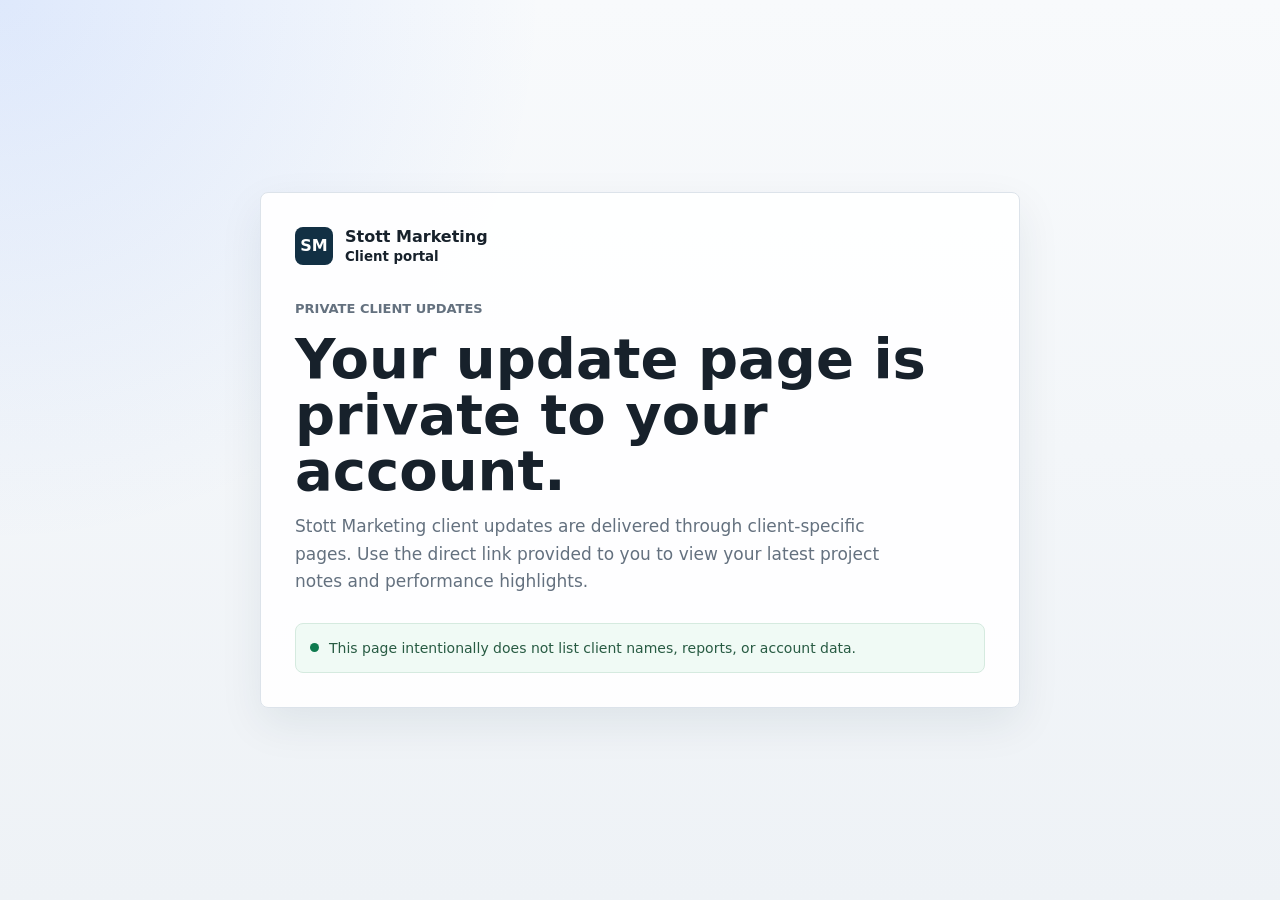
<file: firebase-static/public/index.html>
<!doctype html>
<html lang="en">
  <head>
    <meta charset="utf-8">
    <meta name="viewport" content="width=device-width, initial-scale=1">
    <meta name="robots" content="noindex, nofollow, noarchive">
    <title>Stott Marketing Client Portal</title>
    <style>
      :root {
        color-scheme: light;
        --ink: #17212b;
        --muted: #64717f;
        --line: #dce3ea;
        --navy: #123044;
        --green: #0f7a4f;
        font-family: Inter, ui-sans-serif, system-ui, -apple-system, BlinkMacSystemFont, "Segoe UI", sans-serif;
        color: var(--ink);
        background: #eef2f6;
      }

      * {
        box-sizing: border-box;
      }

      body {
        min-height: 100vh;
        margin: 0;
        display: grid;
        place-items: center;
        padding: 24px;
        background:
          radial-gradient(circle at top left, rgba(36, 107, 254, 0.12), transparent 34rem),
          linear-gradient(180deg, #f8fafc 0%, #eef2f6 100%);
      }

      main {
        width: min(760px, 100%);
        padding: 34px;
        border: 1px solid var(--line);
        border-radius: 8px;
        background: rgba(255, 255, 255, 0.94);
        box-shadow: 0 16px 44px rgba(18, 48, 68, 0.08);
      }

      .brand {
        display: flex;
        align-items: center;
        gap: 12px;
        margin-bottom: 34px;
        font-weight: 760;
      }

      .mark {
        width: 38px;
        height: 38px;
        display: grid;
        place-items: center;
        border-radius: 8px;
        background: var(--navy);
        color: #fff;
      }

      .eyebrow {
        margin: 0 0 12px;
        color: var(--muted);
        font-size: 13px;
        font-weight: 760;
        text-transform: uppercase;
      }

      h1 {
        margin: 0 0 14px;
        font-size: clamp(34px, 6vw, 56px);
        line-height: 1;
        letter-spacing: 0;
      }

      p {
        max-width: 620px;
        margin: 0 0 22px;
        color: var(--muted);
        font-size: 17px;
        line-height: 1.6;
      }

      .notice {
        display: flex;
        gap: 10px;
        align-items: start;
        margin-top: 28px;
        padding: 14px;
        border: 1px solid #d5eadf;
        border-radius: 8px;
        background: #f0faf5;
        color: #285b43;
        font-size: 14px;
        line-height: 1.45;
      }

      .dot {
        width: 9px;
        height: 9px;
        flex: 0 0 auto;
        margin-top: 5px;
        border-radius: 50%;
        background: var(--green);
      }
    </style>
  </head>
  <body>
    <main>
      <div class="brand">
        <div class="mark" aria-hidden="true">SM</div>
        <div>
          <div>Stott Marketing</div>
          <small>Client portal</small>
        </div>
      </div>

      <p class="eyebrow">Private Client Updates</p>
      <h1>Your update page is private to your account.</h1>
      <p>
        Stott Marketing client updates are delivered through client-specific pages.
        Use the direct link provided to you to view your latest project notes and performance highlights.
      </p>

      <div class="notice">
        <span class="dot" aria-hidden="true"></span>
        <span>This page intentionally does not list client names, reports, or account data.</span>
      </div>
    </main>
  </body>
</html>
</file>
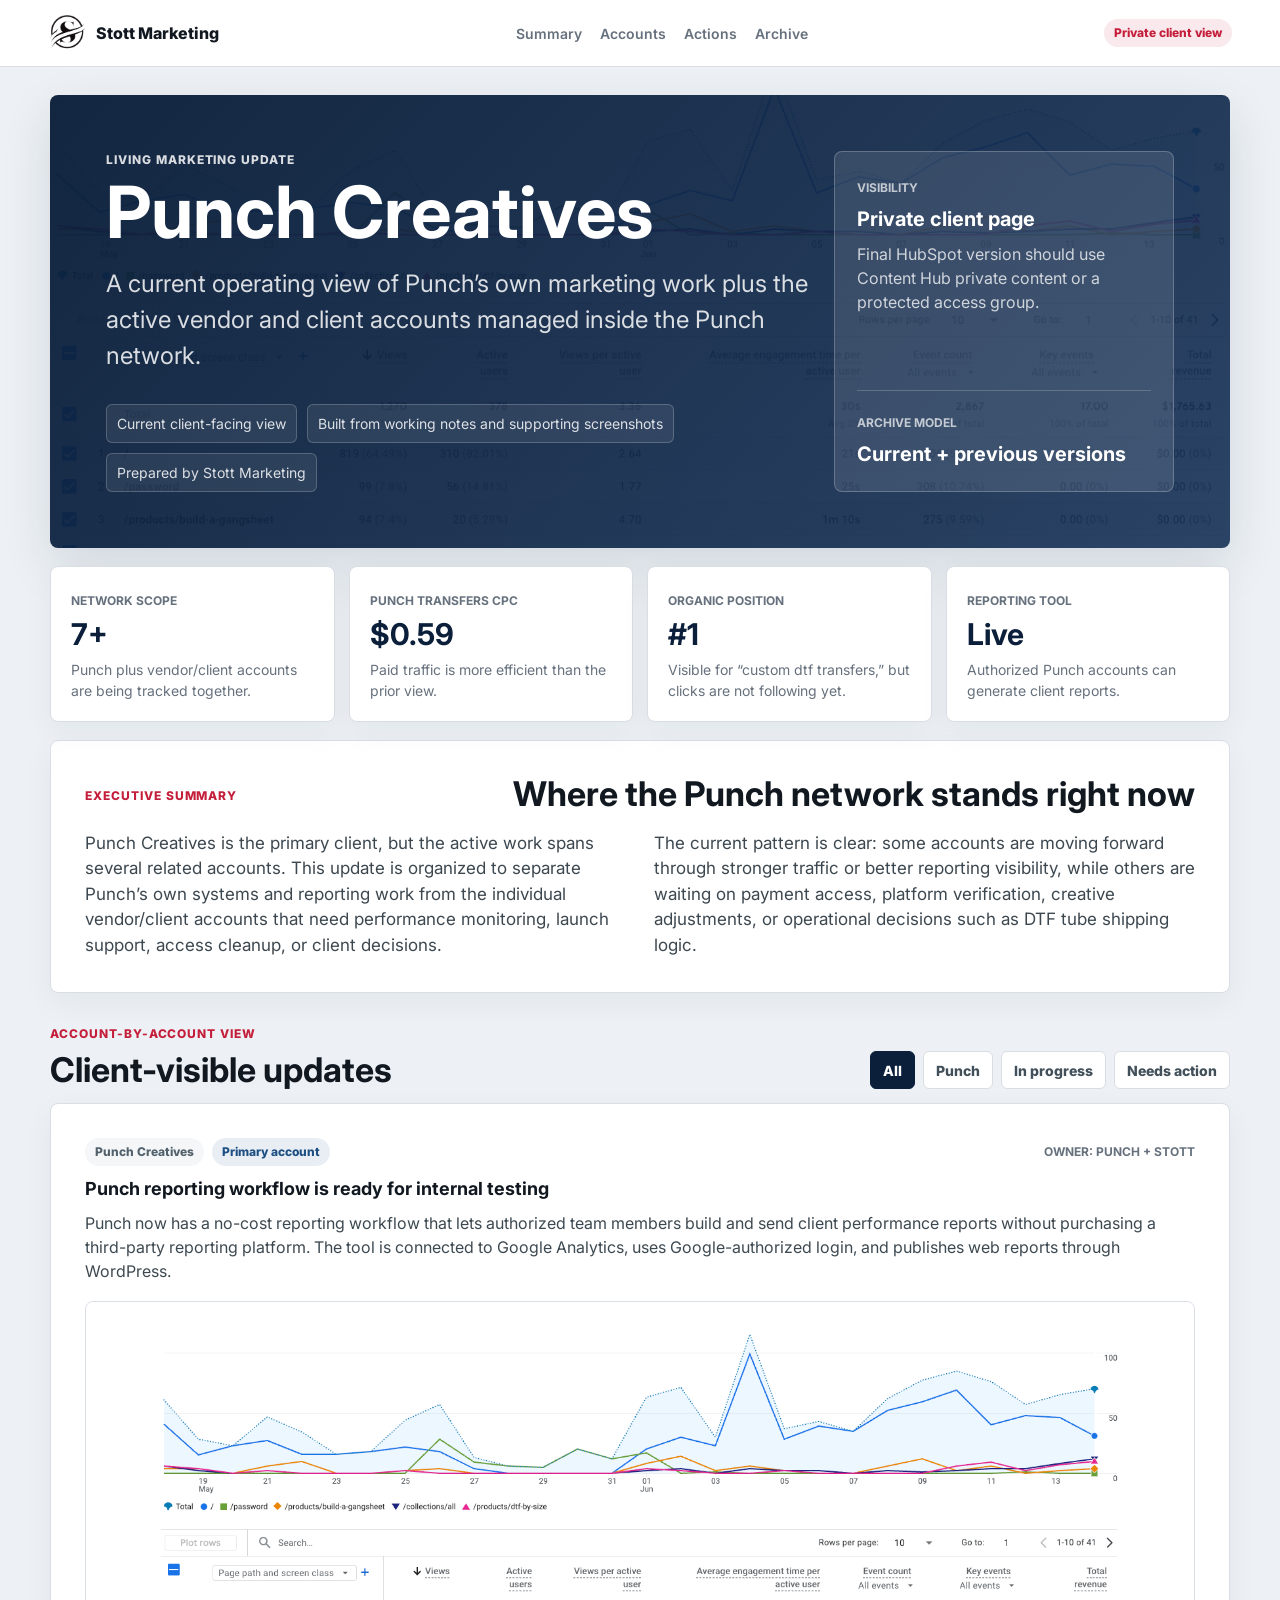
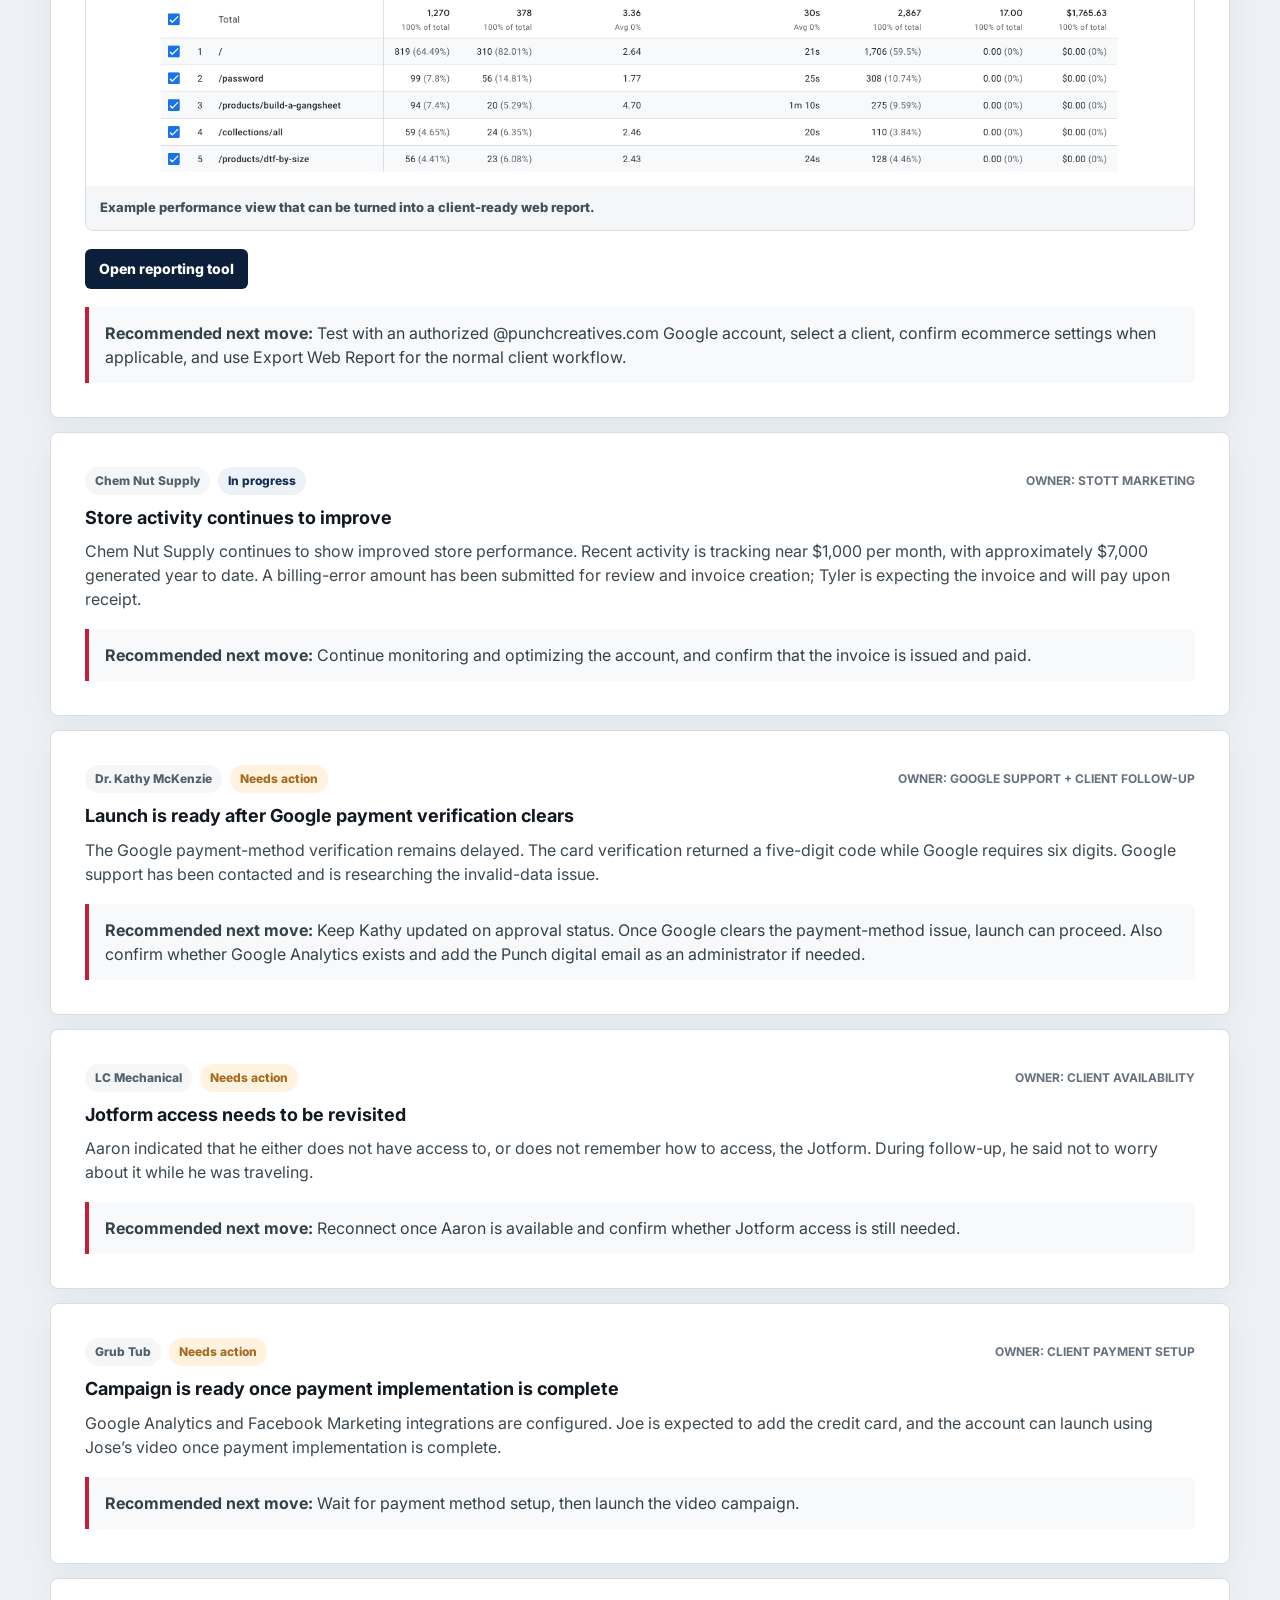
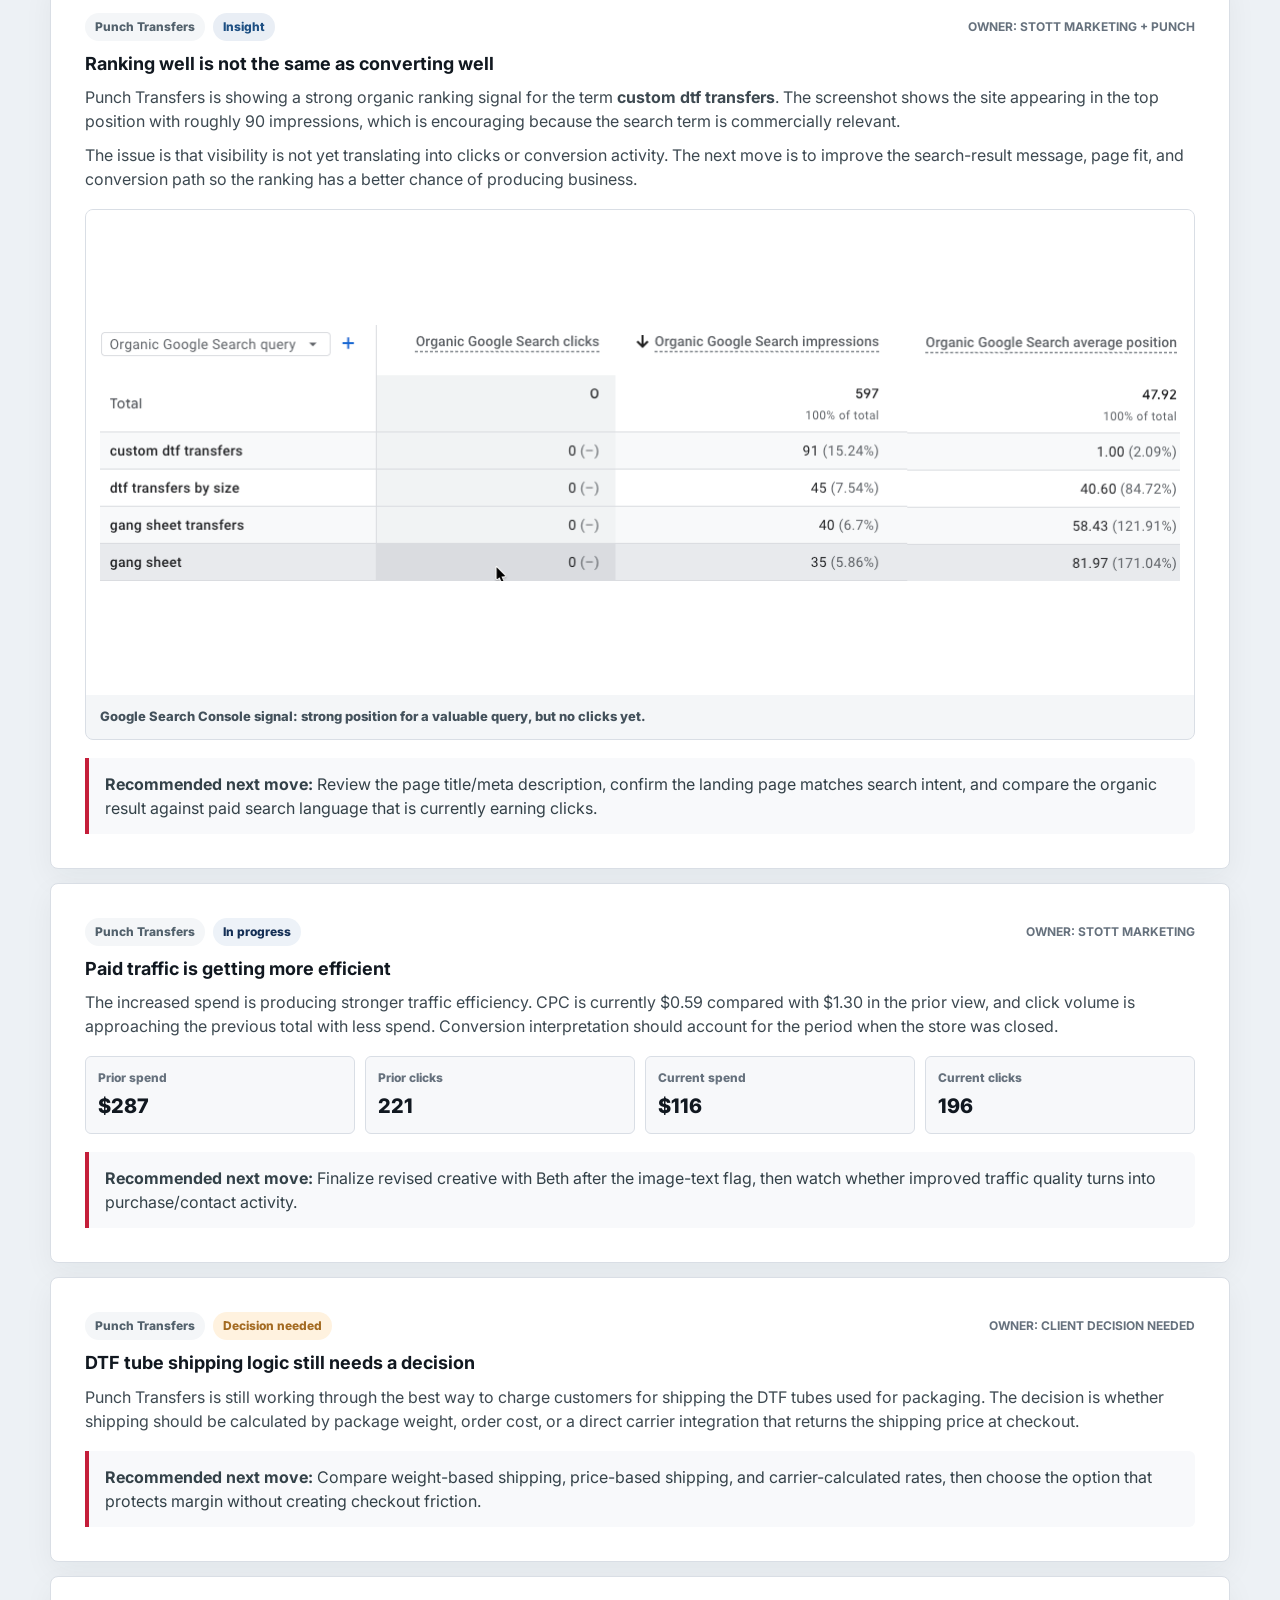
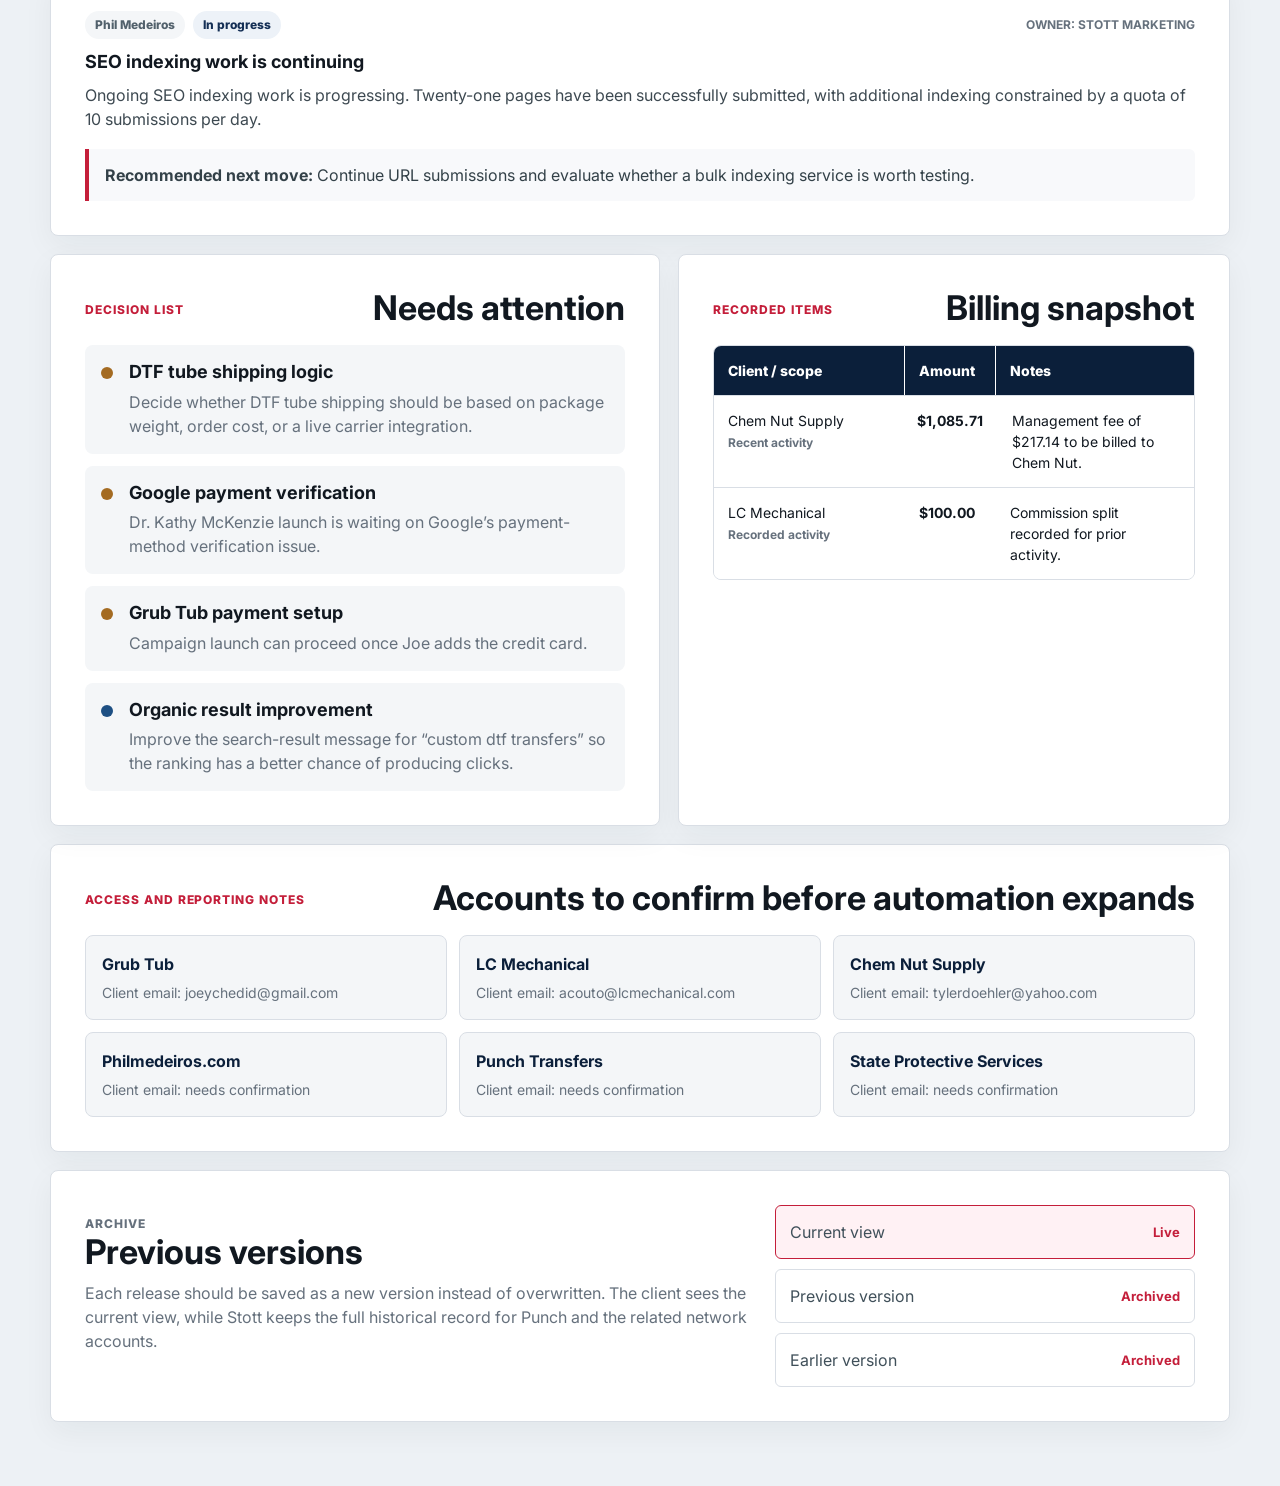
<file: prototype/clients-punch/index.html>
<!doctype html>
<html lang="en">
<head>
  <meta charset="utf-8">
  <meta name="viewport" content="width=device-width, initial-scale=1">
  <meta name="robots" content="noindex,nofollow">
  <title>Punch Creatives | Living Marketing Update</title>
  <link rel="preconnect" href="https://fonts.googleapis.com">
  <link rel="preconnect" href="https://fonts.gstatic.com" crossorigin>
  <link href="https://fonts.googleapis.com/css2?family=Inter:wght@400;500;600;700;800&display=swap" rel="stylesheet">
  <link rel="stylesheet" href="styles.css">
</head>
<body>
  <header class="topbar" aria-label="Client update header">
    <a class="brand" href="#" aria-label="Stott Marketing">
      <img class="brand-logo" src="assets/stott-logo.png" alt="">
      <span>Stott Marketing</span>
    </a>
    <nav class="topnav" aria-label="Update navigation">
      <a href="#summary">Summary</a>
      <a href="#accounts">Accounts</a>
      <a href="#actions">Actions</a>
      <a href="#archive">Archive</a>
    </nav>
    <span class="privacy-badge">Private client view</span>
  </header>

  <main>
    <section class="hero" id="summary">
      <div class="hero-copy">
        <p class="eyebrow">Living marketing update</p>
        <h1>Punch Creatives</h1>
        <p class="lede">A current operating view of Punch’s own marketing work plus the active vendor and client accounts managed inside the Punch network.</p>
        <div class="hero-meta" aria-label="Report metadata">
          <span>Current client-facing view</span>
          <span>Built from working notes and supporting screenshots</span>
          <span>Prepared by Stott Marketing</span>
        </div>
      </div>
      <aside class="access-panel" aria-label="Access status">
        <div>
          <span class="panel-label">Visibility</span>
          <strong>Private client page</strong>
          <p>Final HubSpot version should use Content Hub private content or a protected access group.</p>
        </div>
        <div class="version-box">
          <span>Archive model</span>
          <strong>Current + previous versions</strong>
        </div>
      </aside>
    </section>

    <section class="summary-grid" aria-label="Key performance summary">
      <article class="metric-card">
        <span class="metric-label">Network scope</span>
        <strong>7+</strong>
        <p>Punch plus vendor/client accounts are being tracked together.</p>
      </article>
      <article class="metric-card">
        <span class="metric-label">Punch Transfers CPC</span>
        <strong>$0.59</strong>
        <p>Paid traffic is more efficient than the prior view.</p>
      </article>
      <article class="metric-card">
        <span class="metric-label">Organic position</span>
        <strong>#1</strong>
        <p>Visible for “custom dtf transfers,” but clicks are not following yet.</p>
      </article>
      <article class="metric-card">
        <span class="metric-label">Reporting tool</span>
        <strong>Live</strong>
        <p>Authorized Punch accounts can generate client reports.</p>
      </article>
    </section>

    <section class="section-block">
      <div class="section-heading">
        <p class="eyebrow">Executive summary</p>
        <h2>Where the Punch network stands right now</h2>
      </div>
      <div class="summary-copy">
        <p>Punch Creatives is the primary client, but the active work spans several related accounts. This update is organized to separate Punch’s own systems and reporting work from the individual vendor/client accounts that need performance monitoring, launch support, access cleanup, or client decisions.</p>
        <p>The current pattern is clear: some accounts are moving forward through stronger traffic or better reporting visibility, while others are waiting on payment access, platform verification, creative adjustments, or operational decisions such as DTF tube shipping logic.</p>
      </div>
    </section>

    <section class="toolbar" aria-label="Account filters">
      <div>
        <p class="eyebrow">Account-by-account view</p>
        <h2 id="accounts">Client-visible updates</h2>
      </div>
      <div class="filters" role="group" aria-label="Filter updates by focus">
        <button class="filter-button active" type="button" data-filter="all">All</button>
        <button class="filter-button" type="button" data-filter="punch">Punch</button>
        <button class="filter-button" type="button" data-filter="progress">In progress</button>
        <button class="filter-button" type="button" data-filter="action">Needs action</button>
      </div>
    </section>

    <section class="timeline" aria-label="Punch network account updates">
      <article class="update-card feature" data-status="punch">
        <div class="update-body">
          <div class="update-head">
            <div>
              <span class="category">Punch Creatives</span>
              <span class="pill insight">Primary account</span>
            </div>
            <span class="owner">Owner: Punch + Stott</span>
          </div>
          <h3>Punch reporting workflow is ready for internal testing</h3>
          <p>Punch now has a no-cost reporting workflow that lets authorized team members build and send client performance reports without purchasing a third-party reporting platform. The tool is connected to Google Analytics, uses Google-authorized login, and publishes web reports through WordPress.</p>
          <figure class="inline-evidence">
            <img src="assets/image2.png" alt="GA4 page path and revenue snapshot for Punch Transfers">
            <figcaption>Example performance view that can be turned into a client-ready web report.</figcaption>
          </figure>
          <div class="button-row">
            <a class="text-button" href="https://punchcreatives.com/punch-digital-ga4-reports/">Open reporting tool</a>
          </div>
          <div class="next-step"><strong>Recommended next move:</strong> Test with an authorized @punchcreatives.com Google account, select a client, confirm ecommerce settings when applicable, and use Export Web Report for the normal client workflow.</div>
        </div>
      </article>

      <article class="update-card" data-status="progress">
        <div class="update-body">
          <div class="update-head">
            <div>
              <span class="category">Chem Nut Supply</span>
              <span class="pill progress">In progress</span>
            </div>
            <span class="owner">Owner: Stott Marketing</span>
          </div>
          <h3>Store activity continues to improve</h3>
          <p>Chem Nut Supply continues to show improved store performance. Recent activity is tracking near $1,000 per month, with approximately $7,000 generated year to date. A billing-error amount has been submitted for review and invoice creation; Tyler is expecting the invoice and will pay upon receipt.</p>
          <div class="next-step"><strong>Recommended next move:</strong> Continue monitoring and optimizing the account, and confirm that the invoice is issued and paid.</div>
        </div>
      </article>

      <article class="update-card" data-status="action">
        <div class="update-body">
          <div class="update-head">
            <div>
              <span class="category">Dr. Kathy McKenzie</span>
              <span class="pill action">Needs action</span>
            </div>
            <span class="owner">Owner: Google support + client follow-up</span>
          </div>
          <h3>Launch is ready after Google payment verification clears</h3>
          <p>The Google payment-method verification remains delayed. The card verification returned a five-digit code while Google requires six digits. Google support has been contacted and is researching the invalid-data issue.</p>
          <div class="next-step"><strong>Recommended next move:</strong> Keep Kathy updated on approval status. Once Google clears the payment-method issue, launch can proceed. Also confirm whether Google Analytics exists and add the Punch digital email as an administrator if needed.</div>
        </div>
      </article>

      <article class="update-card" data-status="action">
        <div class="update-body">
          <div class="update-head">
            <div>
              <span class="category">LC Mechanical</span>
              <span class="pill action">Needs action</span>
            </div>
            <span class="owner">Owner: Client availability</span>
          </div>
          <h3>Jotform access needs to be revisited</h3>
          <p>Aaron indicated that he either does not have access to, or does not remember how to access, the Jotform. During follow-up, he said not to worry about it while he was traveling.</p>
          <div class="next-step"><strong>Recommended next move:</strong> Reconnect once Aaron is available and confirm whether Jotform access is still needed.</div>
        </div>
      </article>

      <article class="update-card" data-status="action">
        <div class="update-body">
          <div class="update-head">
            <div>
              <span class="category">Grub Tub</span>
              <span class="pill action">Needs action</span>
            </div>
            <span class="owner">Owner: Client payment setup</span>
          </div>
          <h3>Campaign is ready once payment implementation is complete</h3>
          <p>Google Analytics and Facebook Marketing integrations are configured. Joe is expected to add the credit card, and the account can launch using Jose’s video once payment implementation is complete.</p>
          <div class="next-step"><strong>Recommended next move:</strong> Wait for payment method setup, then launch the video campaign.</div>
        </div>
      </article>

      <article class="update-card feature" data-status="punch">
        <div class="update-body">
          <div class="update-head">
            <div>
              <span class="category">Punch Transfers</span>
              <span class="pill insight">Insight</span>
            </div>
            <span class="owner">Owner: Stott Marketing + Punch</span>
          </div>
          <h3>Ranking well is not the same as converting well</h3>
          <p>Punch Transfers is showing a strong organic ranking signal for the term <strong>custom dtf transfers</strong>. The screenshot shows the site appearing in the top position with roughly 90 impressions, which is encouraging because the search term is commercially relevant.</p>
          <p>The issue is that visibility is not yet translating into clicks or conversion activity. The next move is to improve the search-result message, page fit, and conversion path so the ranking has a better chance of producing business.</p>
          <figure class="inline-evidence">
            <img src="assets/image1.png" alt="Google Search Console query snapshot showing custom dtf transfers ranking first with impressions and no clicks">
            <figcaption>Google Search Console signal: strong position for a valuable query, but no clicks yet.</figcaption>
          </figure>
          <div class="next-step"><strong>Recommended next move:</strong> Review the page title/meta description, confirm the landing page matches search intent, and compare the organic result against paid search language that is currently earning clicks.</div>
        </div>
      </article>

      <article class="update-card" data-status="progress">
        <div class="update-body">
          <div class="update-head">
            <div>
              <span class="category">Punch Transfers</span>
              <span class="pill progress">In progress</span>
            </div>
            <span class="owner">Owner: Stott Marketing</span>
          </div>
          <h3>Paid traffic is getting more efficient</h3>
          <p>The increased spend is producing stronger traffic efficiency. CPC is currently $0.59 compared with $1.30 in the prior view, and click volume is approaching the previous total with less spend. Conversion interpretation should account for the period when the store was closed.</p>
          <dl class="mini-stats">
            <div><dt>Prior spend</dt><dd>$287</dd></div>
            <div><dt>Prior clicks</dt><dd>221</dd></div>
            <div><dt>Current spend</dt><dd>$116</dd></div>
            <div><dt>Current clicks</dt><dd>196</dd></div>
          </dl>
          <div class="next-step"><strong>Recommended next move:</strong> Finalize revised creative with Beth after the image-text flag, then watch whether improved traffic quality turns into purchase/contact activity.</div>
        </div>
      </article>

      <article class="update-card" data-status="action">
        <div class="update-body">
          <div class="update-head">
            <div>
              <span class="category">Punch Transfers</span>
              <span class="pill action">Decision needed</span>
            </div>
            <span class="owner">Owner: Client decision needed</span>
          </div>
          <h3>DTF tube shipping logic still needs a decision</h3>
          <p>Punch Transfers is still working through the best way to charge customers for shipping the DTF tubes used for packaging. The decision is whether shipping should be calculated by package weight, order cost, or a direct carrier integration that returns the shipping price at checkout.</p>
          <div class="next-step"><strong>Recommended next move:</strong> Compare weight-based shipping, price-based shipping, and carrier-calculated rates, then choose the option that protects margin without creating checkout friction.</div>
        </div>
      </article>

      <article class="update-card" data-status="progress">
        <div class="update-body">
          <div class="update-head">
            <div>
              <span class="category">Phil Medeiros</span>
              <span class="pill progress">In progress</span>
            </div>
            <span class="owner">Owner: Stott Marketing</span>
          </div>
          <h3>SEO indexing work is continuing</h3>
          <p>Ongoing SEO indexing work is progressing. Twenty-one pages have been successfully submitted, with additional indexing constrained by a quota of 10 submissions per day.</p>
          <div class="next-step"><strong>Recommended next move:</strong> Continue URL submissions and evaluate whether a bulk indexing service is worth testing.</div>
        </div>
      </article>
    </section>

    <section class="two-column" id="actions">
      <div class="section-block flush">
        <div class="section-heading">
          <p class="eyebrow">Decision list</p>
          <h2>Needs attention</h2>
        </div>
        <div class="decision-list">
          <article>
            <span class="status-dot waiting"></span>
            <div>
              <h3>DTF tube shipping logic</h3>
              <p>Decide whether DTF tube shipping should be based on package weight, order cost, or a live carrier integration.</p>
            </div>
          </article>
          <article>
            <span class="status-dot waiting"></span>
            <div>
              <h3>Google payment verification</h3>
              <p>Dr. Kathy McKenzie launch is waiting on Google’s payment-method verification issue.</p>
            </div>
          </article>
          <article>
            <span class="status-dot waiting"></span>
            <div>
              <h3>Grub Tub payment setup</h3>
              <p>Campaign launch can proceed once Joe adds the credit card.</p>
            </div>
          </article>
          <article>
            <span class="status-dot active"></span>
            <div>
              <h3>Organic result improvement</h3>
              <p>Improve the search-result message for “custom dtf transfers” so the ranking has a better chance of producing clicks.</p>
            </div>
          </article>
        </div>
      </div>

      <aside class="section-block flush">
        <div class="section-heading">
          <p class="eyebrow">Recorded items</p>
          <h2>Billing snapshot</h2>
        </div>
        <div class="billing-table" role="table" aria-label="Billing snapshot">
          <div role="row" class="billing-row head">
            <span role="columnheader">Client / scope</span>
            <span role="columnheader">Amount</span>
            <span role="columnheader">Notes</span>
          </div>
          <div role="row" class="billing-row">
            <span role="cell">Chem Nut Supply<br><small>Recent activity</small></span>
            <strong role="cell">$1,085.71</strong>
            <span role="cell">Management fee of $217.14 to be billed to Chem Nut.</span>
          </div>
          <div role="row" class="billing-row">
            <span role="cell">LC Mechanical<br><small>Recorded activity</small></span>
            <strong role="cell">$100.00</strong>
            <span role="cell">Commission split recorded for prior activity.</span>
          </div>
        </div>
      </aside>
    </section>

    <section class="section-block">
      <div class="section-heading">
        <p class="eyebrow">Access and reporting notes</p>
        <h2>Accounts to confirm before automation expands</h2>
      </div>
      <div class="access-grid">
        <article><strong>Grub Tub</strong><span>Client email: joeychedid@gmail.com</span></article>
        <article><strong>LC Mechanical</strong><span>Client email: acouto@lcmechanical.com</span></article>
        <article><strong>Chem Nut Supply</strong><span>Client email: tylerdoehler@yahoo.com</span></article>
        <article><strong>Philmedeiros.com</strong><span>Client email: needs confirmation</span></article>
        <article><strong>Punch Transfers</strong><span>Client email: needs confirmation</span></article>
        <article><strong>State Protective Services</strong><span>Client email: needs confirmation</span></article>
      </div>
    </section>

    <section class="archive" id="archive">
      <div>
        <p class="eyebrow">Archive</p>
        <h2>Previous versions</h2>
        <p>Each release should be saved as a new version instead of overwritten. The client sees the current view, while Stott keeps the full historical record for Punch and the related network accounts.</p>
      </div>
      <div class="archive-list">
        <button type="button" class="archive-item current">
          <span>Current view</span>
          <strong>Live</strong>
        </button>
        <button type="button" class="archive-item">
          <span>Previous version</span>
          <strong>Archived</strong>
        </button>
        <button type="button" class="archive-item">
          <span>Earlier version</span>
          <strong>Archived</strong>
        </button>
      </div>
    </section>
  </main>

  <script src="script.js"></script>
</body>
</html>
</file>
<file: prototype/clients-punch/styles.css>
:root {
  color-scheme: light;
  --ink: #111820;
  --muted: #66717d;
  --line: #d9dee5;
  --surface: #ffffff;
  --soft: #f4f6f8;
  --navy: #0b1f3a;
  --navy-2: #142f55;
  --silver: #e7ebef;
  --blue: #1d4f83;
  --green: #34785f;
  --amber: #a46b22;
  --red: #c41e3a;
  --shadow: 0 18px 50px rgba(11, 31, 58, 0.12);
}

* {
  box-sizing: border-box;
}

html {
  scroll-behavior: smooth;
}

body {
  margin: 0;
  background: #edf1f5;
  color: var(--ink);
  font-family: Inter, Arial, sans-serif;
  line-height: 1.5;
}

a {
  color: inherit;
}

.topbar {
  position: sticky;
  top: 0;
  z-index: 10;
  display: flex;
  align-items: center;
  justify-content: space-between;
  gap: 24px;
  padding: 14px clamp(18px, 4vw, 48px);
  background: rgba(255, 255, 255, 0.96);
  border-bottom: 1px solid var(--line);
  backdrop-filter: blur(14px);
}

.brand {
  display: inline-flex;
  align-items: center;
  gap: 10px;
  text-decoration: none;
  font-weight: 800;
}

.brand-logo {
  width: 38px;
  height: 38px;
  object-fit: contain;
}

.topnav {
  display: flex;
  flex-wrap: wrap;
  justify-content: center;
  gap: 18px;
  color: var(--muted);
  font-size: 14px;
  font-weight: 600;
}

.topnav a {
  text-decoration: none;
}

.privacy-badge,
.pill,
.category {
  display: inline-flex;
  align-items: center;
  min-height: 28px;
  border-radius: 999px;
  padding: 4px 10px;
  font-size: 12px;
  font-weight: 800;
}

.privacy-badge {
  background: #f9e9ed;
  color: var(--red);
  white-space: nowrap;
}

main {
  width: min(1180px, calc(100% - 32px));
  margin: 28px auto 64px;
}

.hero {
  display: grid;
  grid-template-columns: minmax(0, 1fr) 340px;
  gap: 24px;
  align-items: stretch;
  padding: clamp(28px, 5vw, 56px);
  background:
    linear-gradient(135deg, rgba(11, 31, 58, 0.97), rgba(20, 47, 85, 0.9)),
    url("assets/image2.png") center/cover;
  color: #fff;
  border-radius: 8px;
  box-shadow: var(--shadow);
}

.eyebrow {
  margin: 0 0 8px;
  color: var(--red);
  font-size: 12px;
  font-weight: 800;
  letter-spacing: 0.08em;
  text-transform: uppercase;
}

.hero .eyebrow,
.hero .lede,
.hero-meta {
  color: rgba(255, 255, 255, 0.84);
}

h1,
h2,
h3,
p {
  overflow-wrap: anywhere;
}

h1 {
  max-width: 760px;
  margin: 0;
  font-size: clamp(42px, 6vw, 72px);
  line-height: 0.98;
  letter-spacing: 0;
}

h2 {
  margin: 0;
  font-size: clamp(24px, 3vw, 34px);
  line-height: 1.12;
  letter-spacing: 0;
}

h3 {
  margin: 0;
  font-size: 18px;
  line-height: 1.25;
  letter-spacing: 0;
}

.lede {
  max-width: 760px;
  margin: 18px 0 0;
  font-size: clamp(18px, 2.4vw, 24px);
}

.hero-meta {
  display: flex;
  flex-wrap: wrap;
  gap: 10px;
  margin-top: 30px;
  font-size: 14px;
}

.hero-meta span {
  padding: 8px 10px;
  border: 1px solid rgba(255, 255, 255, 0.2);
  border-radius: 6px;
  background: rgba(255, 255, 255, 0.08);
}

.access-panel {
  display: flex;
  flex-direction: column;
  justify-content: space-between;
  gap: 24px;
  padding: 22px;
  background: rgba(255, 255, 255, 0.11);
  border: 1px solid rgba(255, 255, 255, 0.22);
  border-radius: 8px;
}

.access-panel p {
  margin: 8px 0 0;
  color: rgba(255, 255, 255, 0.76);
}

.panel-label,
.version-box span,
.metric-label,
.owner,
small {
  color: var(--muted);
  font-size: 12px;
  font-weight: 700;
  text-transform: uppercase;
}

.access-panel .panel-label,
.version-box span {
  color: rgba(255, 255, 255, 0.7);
}

.access-panel strong {
  display: block;
  margin-top: 6px;
  font-size: 20px;
}

.version-box {
  padding-top: 18px;
  border-top: 1px solid rgba(255, 255, 255, 0.2);
}

.summary-grid {
  display: grid;
  grid-template-columns: repeat(4, minmax(0, 1fr));
  gap: 14px;
  margin: 18px 0;
}

.metric-card,
.section-block,
.update-card,
.archive {
  background: var(--surface);
  border: 1px solid var(--line);
  border-radius: 8px;
  box-shadow: 0 10px 30px rgba(23, 32, 38, 0.05);
}

.metric-card {
  padding: 20px;
}

.metric-card strong {
  display: block;
  margin-top: 8px;
  color: var(--navy);
  font-size: 30px;
  line-height: 1;
}

.metric-card p {
  margin: 10px 0 0;
  color: var(--muted);
  font-size: 14px;
}

.section-block {
  margin-top: 18px;
  padding: clamp(22px, 4vw, 34px);
}

.section-block.flush {
  margin-top: 0;
}

.section-heading {
  display: flex;
  align-items: end;
  justify-content: space-between;
  gap: 24px;
  margin-bottom: 18px;
}

.summary-copy {
  display: grid;
  grid-template-columns: repeat(2, minmax(0, 1fr));
  gap: 28px;
  color: #3c474f;
  font-size: 17px;
}

.summary-copy p {
  margin: 0;
}

.toolbar {
  display: flex;
  align-items: end;
  justify-content: space-between;
  gap: 18px;
  margin: 32px 0 14px;
}

.filters {
  display: flex;
  flex-wrap: wrap;
  gap: 8px;
}

.filter-button {
  min-height: 38px;
  border: 1px solid var(--line);
  border-radius: 6px;
  padding: 0 12px;
  background: #fff;
  color: #41505a;
  cursor: pointer;
  font: inherit;
  font-size: 14px;
  font-weight: 800;
}

.filter-button.active {
  background: var(--navy);
  border-color: var(--navy);
  color: #fff;
}

.timeline {
  display: grid;
  gap: 14px;
}

.update-card {
  overflow: hidden;
}

.update-card.hidden {
  display: none;
}

.update-body {
  padding: clamp(22px, 4vw, 34px);
}

.update-head {
  display: flex;
  align-items: center;
  justify-content: space-between;
  gap: 16px;
  margin-bottom: 12px;
}

.update-head > div {
  display: flex;
  flex-wrap: wrap;
  gap: 8px;
}

.pill.insight {
  background: #e9eef5;
  color: var(--blue);
}

.pill.progress {
  background: #edf2f8;
  color: var(--navy-2);
}

.pill.action {
  background: #fff2df;
  color: var(--amber);
}

.category {
  background: var(--soft);
  color: #52616c;
}

.update-body p {
  margin: 10px 0 0;
  color: #3d4951;
}

.mini-stats {
  display: grid;
  grid-template-columns: repeat(4, minmax(0, 1fr));
  gap: 10px;
  margin: 18px 0 0;
}

.mini-stats div {
  padding: 12px;
  background: #f7f8fa;
  border-radius: 6px;
  border: 1px solid var(--line);
}

.mini-stats dt {
  color: var(--muted);
  font-size: 12px;
  font-weight: 800;
}

.mini-stats dd {
  margin: 4px 0 0;
  font-size: 20px;
  font-weight: 800;
}

.next-step {
  margin-top: 18px;
  padding: 14px 16px;
  background: #f8f9fb;
  border-left: 4px solid var(--red);
  border-radius: 0 6px 6px 0;
  color: #334148;
}

.button-row {
  margin-top: 18px;
}

.text-button {
  display: inline-flex;
  align-items: center;
  min-height: 40px;
  padding: 0 14px;
  background: var(--navy);
  border-radius: 6px;
  color: #fff;
  font-size: 14px;
  font-weight: 800;
  text-decoration: none;
}

.action-list {
  margin: 14px 0 0;
  padding-left: 20px;
  color: #3d4951;
}

.action-list li + li {
  margin-top: 7px;
}

.two-column {
  display: grid;
  grid-template-columns: minmax(0, 1.05fr) minmax(360px, 0.95fr);
  gap: 18px;
  margin-top: 18px;
}

.decision-list {
  display: grid;
  gap: 12px;
}

.decision-list article {
  display: grid;
  grid-template-columns: 14px minmax(0, 1fr);
  gap: 14px;
  padding: 16px;
  background: var(--soft);
  border-radius: 8px;
}

.decision-list p {
  margin: 6px 0 0;
  color: var(--muted);
}

.status-dot {
  width: 12px;
  height: 12px;
  margin-top: 6px;
  border-radius: 999px;
}

.status-dot.waiting {
  background: var(--amber);
}

.status-dot.active {
  background: var(--blue);
}

.billing-table {
  display: grid;
  gap: 1px;
  overflow: hidden;
  border: 1px solid var(--line);
  border-radius: 8px;
  background: var(--line);
}

.billing-row {
  display: grid;
  grid-template-columns: 1.15fr 0.55fr 1.2fr;
  gap: 1px;
  background: #fff;
}

.billing-row span,
.billing-row strong {
  padding: 14px;
  background: #fff;
  font-size: 14px;
}

.billing-row.head span {
  background: var(--navy);
  color: #fff;
  font-weight: 800;
}

.billing-row small {
  text-transform: none;
}

.access-grid {
  display: grid;
  grid-template-columns: repeat(3, minmax(0, 1fr));
  gap: 12px;
}

.access-grid article {
  display: grid;
  gap: 6px;
  padding: 16px;
  background: var(--soft);
  border: 1px solid var(--line);
  border-radius: 8px;
}

.access-grid strong {
  color: var(--navy);
}

.access-grid span {
  color: var(--muted);
  font-size: 14px;
}

.evidence-grid {
  display: grid;
  grid-template-columns: repeat(3, minmax(0, 1fr));
  gap: 14px;
}

figure {
  margin: 0;
  overflow: hidden;
  border: 1px solid var(--line);
  border-radius: 8px;
  background: var(--soft);
}

figure img {
  display: block;
  width: 100%;
  aspect-ratio: 16 / 10;
  object-fit: cover;
  background: #fff;
}

.inline-evidence {
  margin-top: 18px;
}

.inline-evidence img {
  aspect-ratio: 16 / 7;
  object-fit: contain;
  padding: 14px;
}

.inline-evidence.compact img {
  aspect-ratio: 16 / 8;
}

figcaption {
  padding: 12px 14px;
  color: #43515b;
  font-size: 13px;
  font-weight: 800;
}

.archive {
  display: grid;
  grid-template-columns: minmax(0, 1fr) minmax(320px, 420px);
  gap: 24px;
  margin-top: 18px;
  padding: clamp(22px, 4vw, 34px);
}

.archive p {
  margin: 10px 0 0;
  color: var(--muted);
}

.archive-list {
  display: grid;
  gap: 10px;
}

.archive-item {
  display: flex;
  align-items: center;
  justify-content: space-between;
  gap: 18px;
  min-height: 54px;
  border: 1px solid var(--line);
  border-radius: 6px;
  padding: 0 14px;
  background: #fff;
  color: #40505a;
  cursor: pointer;
  font: inherit;
  text-align: left;
}

.archive-item.current {
  border-color: var(--red);
  background: #fff1f4;
}

.archive-item strong {
  color: var(--red);
  font-size: 13px;
}

@media (max-width: 920px) {
  .hero,
  .summary-grid,
  .summary-copy,
  .two-column,
  .archive {
    grid-template-columns: 1fr;
  }

  .topbar,
  .toolbar,
  .section-heading {
    align-items: flex-start;
    flex-direction: column;
  }

  .summary-grid,
  .access-grid,
  .evidence-grid {
    grid-template-columns: repeat(2, minmax(0, 1fr));
  }
}

@media (max-width: 640px) {
  .topbar {
    position: static;
    gap: 12px;
    padding: 12px 14px;
  }

  .topnav {
    width: 100%;
    gap: 8px;
  }

  .topnav a {
    min-height: 34px;
    padding: 7px 9px;
    background: var(--soft);
    border-radius: 6px;
  }

  main {
    width: min(100% - 20px, 1180px);
    margin-top: 12px;
  }

  .privacy-badge {
    white-space: normal;
  }

  .hero {
    padding: 26px 20px;
  }

  .summary-grid,
  .access-grid,
  .evidence-grid,
  .mini-stats {
    grid-template-columns: 1fr;
  }

  .update-head {
    align-items: flex-start;
    flex-direction: column;
  }

  .inline-evidence img,
  .inline-evidence.compact img {
    aspect-ratio: 4 / 3;
    padding: 10px;
  }

  .billing-row {
    grid-template-columns: 1fr;
  }
}
</file>
